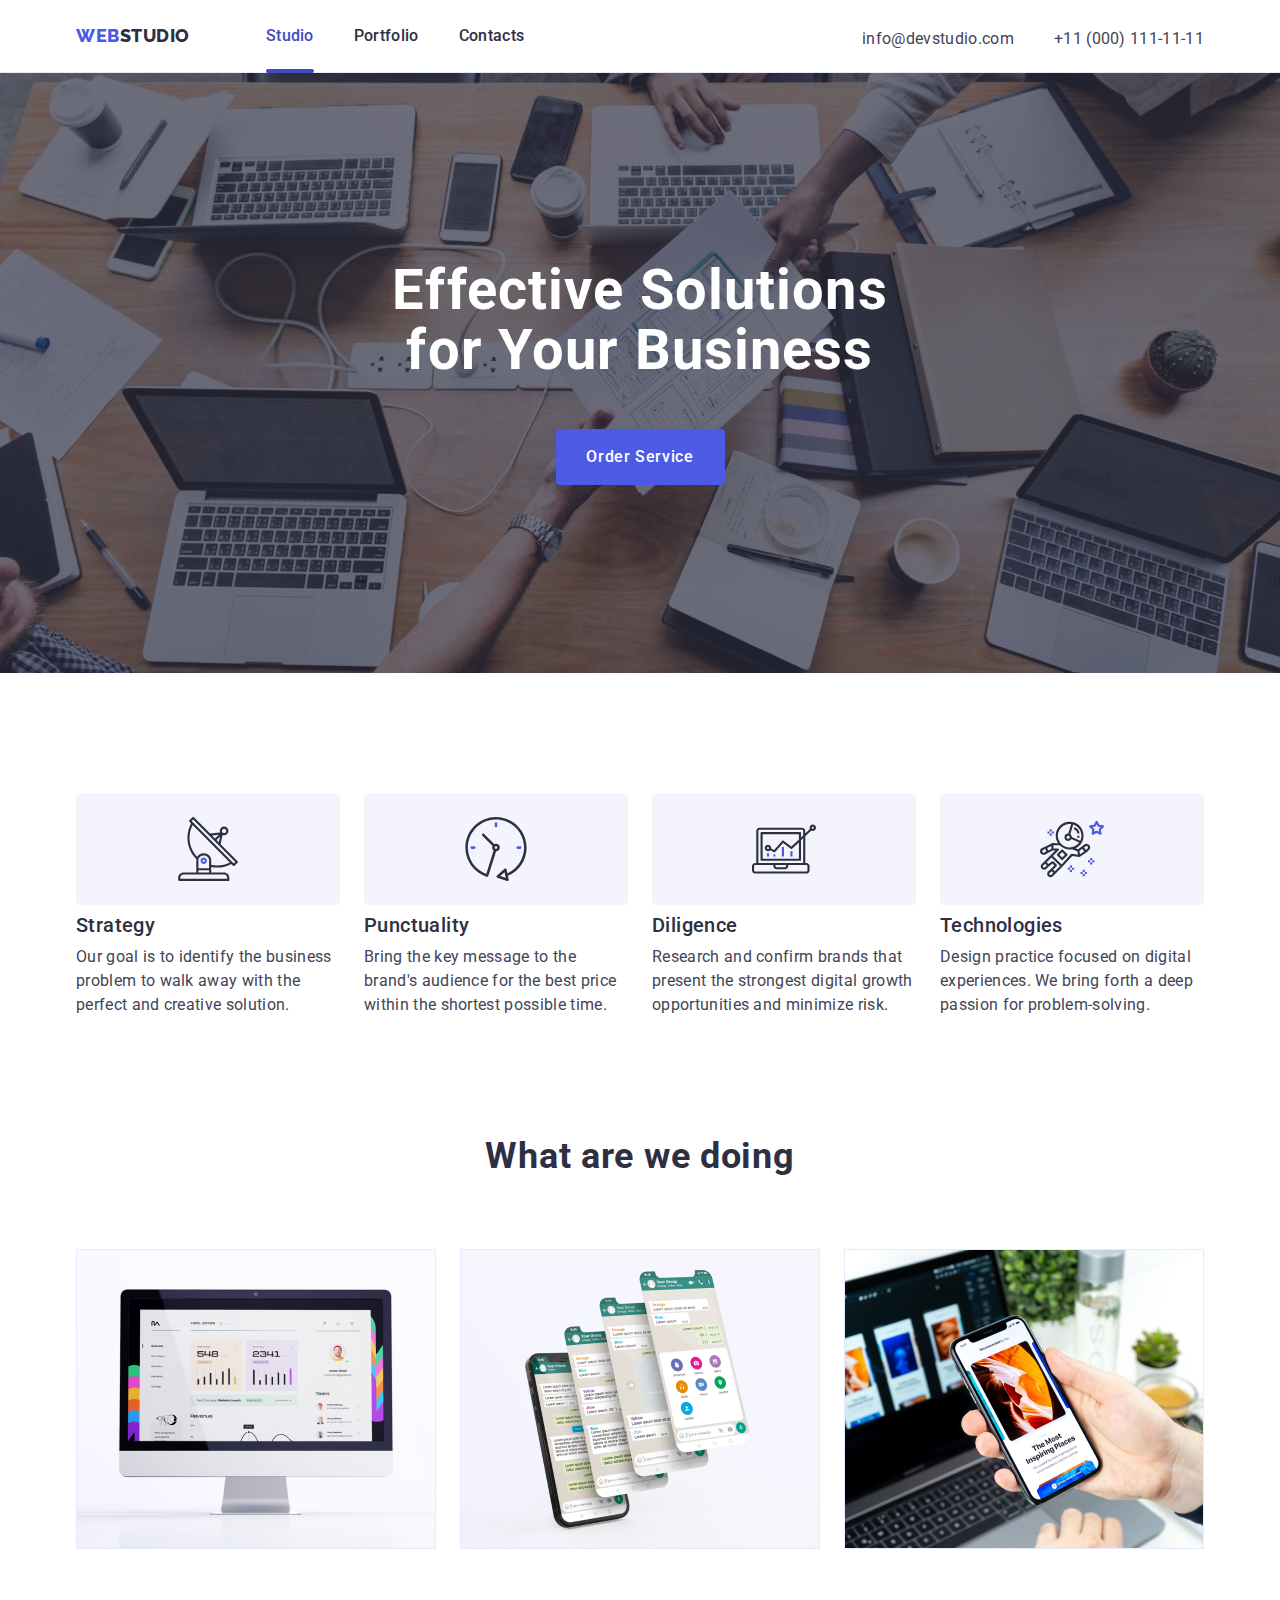
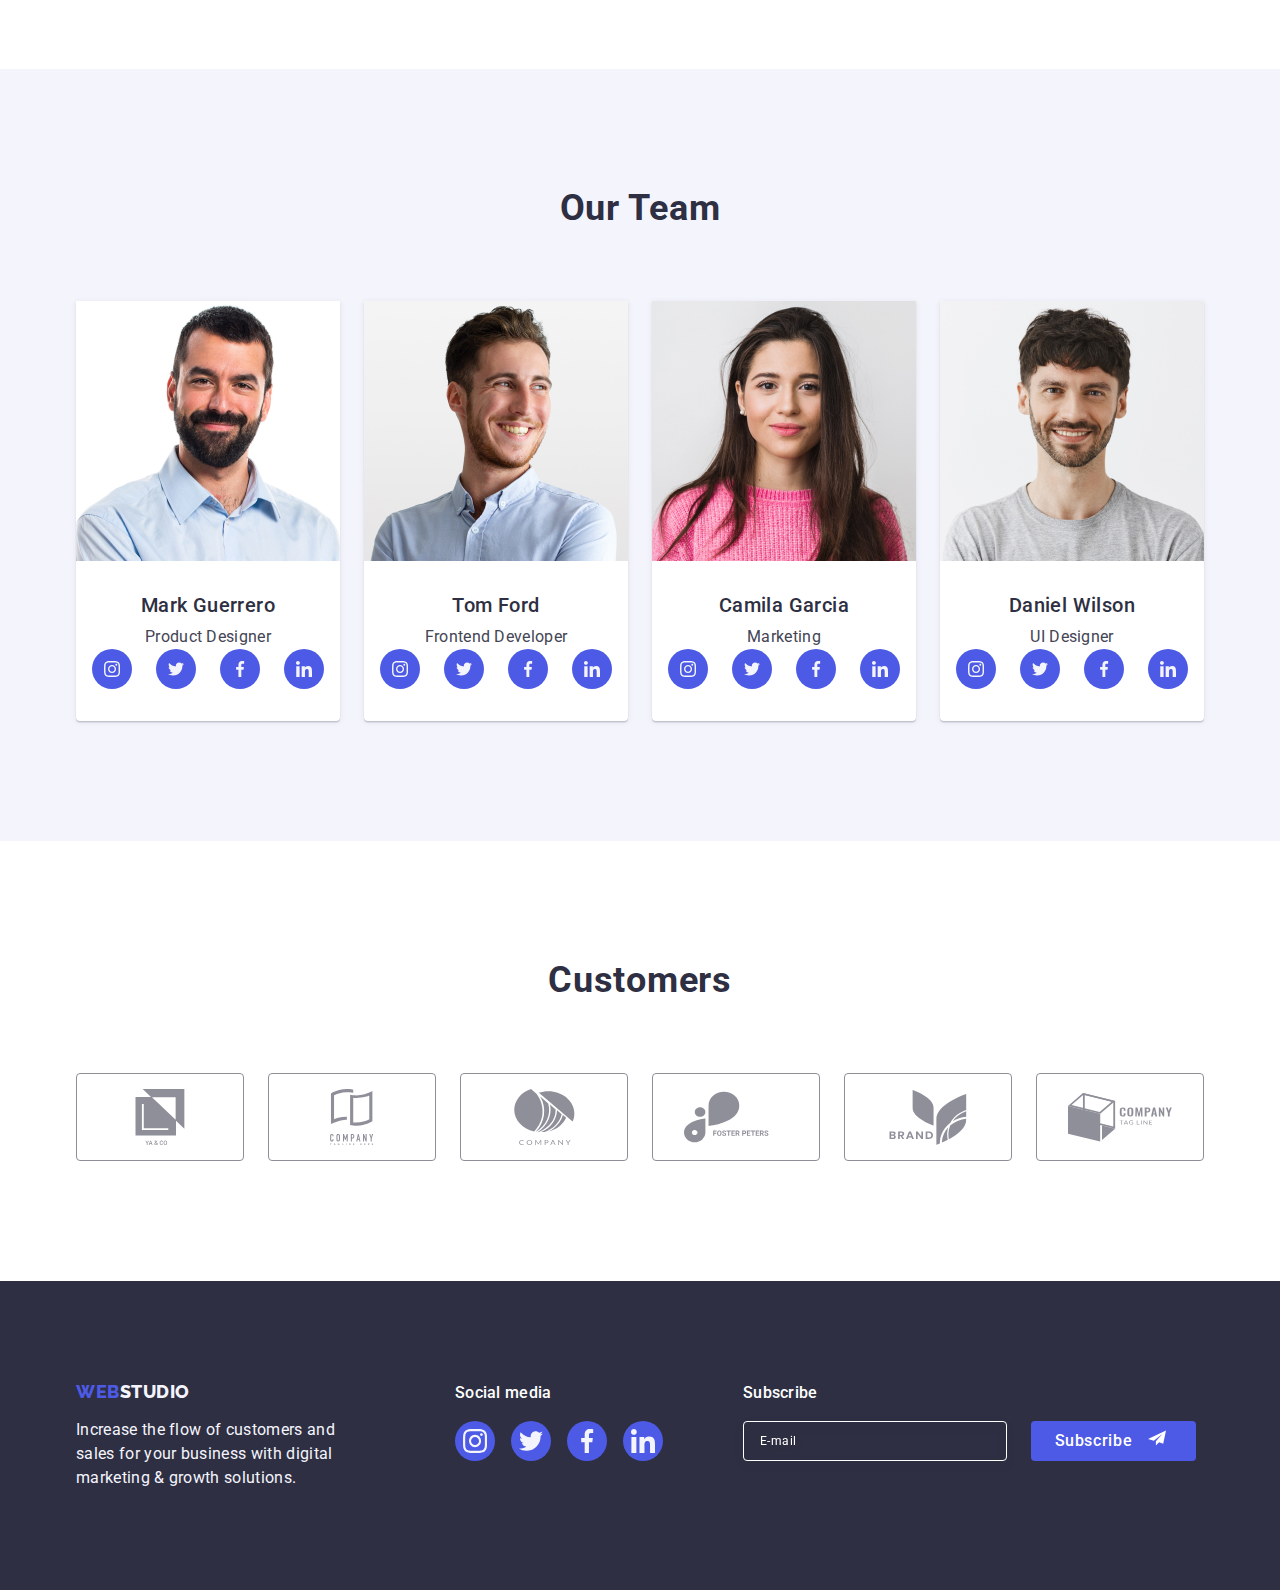
<file: index.html>
<!DOCTYPE html>
<html lang="en">
  <head>
    <meta charset="UTF-8" />
    <meta http-equiv="X-UA-Compatible" content="IE=edge" />
    <meta name="viewport" content="width=device-width, initial-scale=1.0" />
    <title>Portfolio</title>
    <link rel="preconnect" href="https://fonts.googleapis.com" />
    <link rel="preconnect" href="https://fonts.gstatic.com" crossorigin />
    <link
      href="https://fonts.googleapis.com/css2?family=Raleway:wght@800&family=Roboto:wght@400;500;700&display=swap"
      rel="stylesheet"
    />
    <link
      rel="stylesheet"
      href="https://cdnjs.cloudflare.com/ajax/libs/modern-normalize/2.0.0/modern-normalize.min.css"
    />
    <link rel="stylesheet" href="./css/styles.css" />
  </head>
  <body class="body">
    <header class="page-header">
      <div class="container page-header-container">
        <nav class="page-nav">
          <a class="logo link" href="./index.html"
            >Web<span class="logo-ligh">Studio</span>
          </a>
          <ul class="menu list">
            <li>
              <a class="menu-link link active" href="./index.html">Studio</a>
            </li>
            <li>
              <a class="menu-link link" href="./portfolio.html">Portfolio</a>
            </li>
            <li>
              <a class="menu-link link" href="">Contacts</a>
            </li>
          </ul>
        </nav>
        <address class="contacts">
          <ul class="page-contact list">
            <li>
              <a class="contact-mt link" href="mailto:info@devstudio.com"
                >info@devstudio.com</a
              >
            </li>
            <li>
              <a class="contact-mt link" href="tel:+110001111111"
                >+11 (000) 111-11-11</a
              >
            </li>
          </ul>
        </address>
      </div>
    </header>
    <main>
      <section class="designation">
        <div class="container">
          <h1 class="designation-title">
            Effective Solutions for Your Business
          </h1>
          <button class="order-btn" type="button" data-modal-open>
            Order Service
          </button>
        </div>
      </section>

      <section class="advantage">
        <div class="container">
          <h2 class="visually-hidden">Why Choose Us</h2>
          <ul class="advantage-list list">
            <li class="adv-qual">
              <div class="advantages-icon-wrap">
                <svg class="advantage-svg" width="64" height="64">
                  <use href="./images/icons.svg#icon-antenna-1"></use>
                </svg>
              </div>
              <h3 class="title-adv">Strategy</h3>
              <p class="defin-adv">
                Our goal is to identify the business problem to walk away with
                the perfect and creative solution.
              </p>
            </li>
            <li class="adv-qual">
              <div class="advantages-icon-wrap">
                <svg class="advantage-svg" width="64" height="64">
                  <use href="./images/icons.svg#icon-clock-1"></use>
                </svg>
              </div>
              <h3 class="title-adv">Punctuality</h3>
              <p class="defin-adv">
                Bring the key message to the brand's audience for the best price
                within the shortest possible time.
              </p>
            </li>
            <li class="adv-qual">
              <div class="advantages-icon-wrap">
                <svg class="advantage-svg" width="64" height="64">
                  <use href="./images/icons.svg#icon-diagram-1"></use>
                </svg>
              </div>
              <h3 class="title-adv">Diligence</h3>
              <p class="defin-adv">
                Research and confirm brands that present the strongest digital
                growth opportunities and minimize risk.
              </p>
            </li>
            <li class="adv-qual">
              <div class="advantages-icon-wrap">
                <svg class="advantage-svg" width="64" height="64">
                  <use href="./images/icons.svg#icon-astronaut-1"></use>
                </svg>
              </div>
              <h3 class="title-adv">Technologies</h3>
              <p class="defin-adv">
                Design practice focused on digital experiences. We bring forth a
                deep passion for problem-solving.
              </p>
            </li>
          </ul>
        </div>
      </section>

      <section class="ourwork">
        <div class="container">
          <h2 class="ourwork-title title-posit">What are we doing</h2>
          <ul class="ourwork-list list">
            <li class="ourwork-art">
              <img src="./images/comp.jpg" alt="computer" width="360" />
            </li>
            <li class="ourwork-art">
              <img src="./images/screens.jpg" alt="screens" width="360" />
            </li>
            <li class="ourwork-art">
              <img src="./images/mobile.jpg" alt="mobile-phote" width="360" />
            </li>
          </ul>
        </div>
      </section>

      <section class="employ">
        <div class="container">
          <h2 class="employ-title title-posit">Our Team</h2>
          <ul class="employ-list list">
            <li class="employ-item">
              <img src="./images/mark.jpg" alt="Mark Guerrero" width="264" />
              <div class="empl-card">
                <h3 class="empl card-title-posit">Mark Guerrero</h3>
                <p class="empl-prof">Product Designer</p>
                <ul class="team-social-list list">
                  <li>
                    <a
                      href="https://www.instagram.com/"
                      target="_blank"
                      class="link team-social-link"
                    >
                      <svg class="team-icon" width="16" height="16">
                        <use href="./images/icons.svg#icon-instagram-2"></use>
                      </svg>
                    </a>
                  </li>
                  <li>
                    <a
                      href="https://twitter.com/"
                      target="_blank"
                      class="link team-social-link"
                    >
                      <svg class="team-icon" width="16" height="16">
                        <use href="./images/icons.svg#icon-twitter-1"></use>
                      </svg>
                    </a>
                  </li>
                  <li>
                    <a
                      href="https://www.facebook.com/"
                      target="_blank"
                      class="link team-social-link"
                    >
                      <svg class="team-icon" width="16" height="16">
                        <use href="./images/icons.svg#icon-facebook-1"></use>
                      </svg>
                    </a>
                  </li>
                  <li>
                    <a
                      href="https://www.linkedin.com//"
                      target="_blank"
                      class="link team-social-link"
                    >
                      <svg class="team-icon" width="16" height="16">
                        <use href="./images/icons.svg#icon-linkedin-1"></use>
                      </svg>
                    </a>
                  </li>
                </ul>
              </div>
            </li>

            <li class="employ-item">
              <img src="./images/tom.jpg" alt="Tom Ford" width="264" />
              <div class="empl-card">
                <h3 class="empl card-title-posit">Tom Ford</h3>
                <p class="empl-prof">Frontend Developer</p>
                <ul class="team-social-list list">
                  <li>
                    <a
                      href="https://www.instagram.com/"
                      target="_blank"
                      class="link team-social-link"
                    >
                      <svg class="team-icon" width="16" height="16">
                        <use href="./images/icons.svg#icon-instagram-2"></use>
                      </svg>
                    </a>
                  </li>
                  <li>
                    <a
                      href="https://twitter.com/"
                      target="_blank"
                      class="link team-social-link"
                    >
                      <svg class="team-icon" width="16" height="16">
                        <use href="./images/icons.svg#icon-twitter-1"></use>
                      </svg>
                    </a>
                  </li>
                  <li>
                    <a
                      href="https://www.facebook.com/"
                      target="_blank"
                      class="link team-social-link"
                    >
                      <svg class="team-icon" width="16" height="16">
                        <use href="./images/icons.svg#icon-facebook-1"></use>
                      </svg>
                    </a>
                  </li>
                  <li>
                    <a
                      href="https://www.linkedin.com//"
                      target="_blank"
                      class="link team-social-link"
                    >
                      <svg class="team-icon" width="16" height="16">
                        <use href="./images/icons.svg#icon-linkedin-1"></use>
                      </svg>
                    </a>
                  </li>
                </ul>
              </div>
            </li>

            <li class="employ-item">
              <img src="./images/camila.jpg" alt="Camila Garcia" width="264" />
              <div class="empl-card">
                <h3 class="empl card-title-posit">Camila Garcia</h3>
                <p class="empl-prof">Marketing</p>
                <ul class="team-social-list list">
                  <li>
                    <a
                      href="https://www.instagram.com/"
                      target="_blank"
                      class="link team-social-link"
                    >
                      <svg class="team-icon" width="16" height="16">
                        <use href="./images/icons.svg#icon-instagram-2"></use>
                      </svg>
                    </a>
                  </li>
                  <li>
                    <a
                      href="https://twitter.com/"
                      target="_blank"
                      class="link team-social-link"
                    >
                      <svg class="team-icon" width="16" height="16">
                        <use href="./images/icons.svg#icon-twitter-1"></use>
                      </svg>
                    </a>
                  </li>
                  <li>
                    <a
                      href="https://www.facebook.com/"
                      target="_blank"
                      class="link team-social-link"
                    >
                      <svg class="team-icon" width="16" height="16">
                        <use href="./images/icons.svg#icon-facebook-1"></use>
                      </svg>
                    </a>
                  </li>
                  <li>
                    <a
                      href="https://www.linkedin.com//"
                      target="_blank"
                      class="link team-social-link"
                    >
                      <svg class="team-icon" width="16" height="16">
                        <use href="./images/icons.svg#icon-linkedin-1"></use>
                      </svg>
                    </a>
                  </li>
                </ul>
              </div>
            </li>
            <li class="employ-item">
              <img src="./images/daniel.jpg" alt="Daniel Wilson" width="264" />
              <div class="empl-card">
                <h3 class="empl card-title-posit">Daniel Wilson</h3>
                <p class="empl-prof">UI Designer</p>
                <ul class="team-social-list list">
                  <li>
                    <a
                      href="https://www.instagram.com/"
                      target="_blank"
                      class="link team-social-link"
                    >
                      <svg class="team-icon" width="16" height="16">
                        <use href="./images/icons.svg#icon-instagram-2"></use>
                      </svg>
                    </a>
                  </li>
                  <li>
                    <a
                      href="https://twitter.com/"
                      target="_blank"
                      class="link team-social-link"
                    >
                      <svg class="team-icon" width="16" height="16">
                        <use href="./images/icons.svg#icon-twitter-1"></use>
                      </svg>
                    </a>
                  </li>
                  <li>
                    <a
                      href="https://www.facebook.com/"
                      target="_blank"
                      class="link team-social-link"
                    >
                      <svg class="team-icon" width="16" height="16">
                        <use href="./images/icons.svg#icon-facebook-1"></use>
                      </svg>
                    </a>
                  </li>
                  <li>
                    <a
                      href="https://www.linkedin.com//"
                      target="_blank"
                      class="link team-social-link"
                    >
                      <svg class="team-icon" width="16" height="16">
                        <use href="./images/icons.svg#icon-linkedin-1"></use>
                      </svg>
                    </a>
                  </li>
                </ul>
              </div>
            </li>
          </ul>
        </div>
      </section>
      <section class="customers">
        <div class="container">
          <h2 class="customers-title">Customers</h2>
          <ul class="list customers-list">
            <li class="customers-list-item">
              <a href="#" class="customers-link">
                <svg class="customers-icon" width="104" height="56">
                  <use href="./images/icons.svg#icon-group"></use>
                </svg>
              </a>
            </li>
            <li class="customers-list-item">
              <a href="#" class="customers-link">
                <svg class="customers-icon" width="104" height="56">
                  <use href="./images/icons.svg#icon-group-1"></use>
                </svg>
              </a>
            </li>
            <li class="customers-list-item">
              <a href="#" class="customers-link">
                <svg class="customers-icon" width="104" height="56">
                  <use href="./images/icons.svg#icon-group-2"></use>
                </svg>
              </a>
            </li>
            <li class="customers-list-item">
              <a href="#" class="customers-link">
                <svg class="customers-icon" width="104" height="56">
                  <use href="./images/icons.svg#icon-group-3"></use>
                </svg>
              </a>
            </li>
            <li class="customers-list-item">
              <a href="#" class="customers-link">
                <svg class="customers-icon" width="104" height="56">
                  <use href="./images/icons.svg#icon-group-4"></use>
                </svg>
              </a>
            </li>
            <li class="customers-list-item">
              <a href="#" class="customers-link">
                <svg class="customers-icon" width="104" height="56">
                  <use href="./images/icons.svg#icon-group-5"></use>
                </svg>
              </a>
            </li>
          </ul>
        </div>
      </section>
    </main>
    <footer class="footer">
      <div class="container page-footer-container">
        <div class="footer-link-wrap">
          <a class="logo link logo-footer" href="./index.html"
            >Web<span class="logo-dark">Studio</span>
          </a>
          <p class="footer-txt">
            Increase the flow of customers and <br />
            sales for your business with digital <br />
            marketing & growth solutions.
          </p>
        </div>
        <div>
          <p class="footer-social-title">Social media</p>
          <ul class="footer-social-list list">
            <li>
              <a
                href="https://www.instagram.com/"
                target="_blank"
                class="link footer-social-link"
              >
                <svg class="team-icon" width="24" height="24">
                  <use href="./images/icons.svg#icon-instagram-2"></use>
                </svg>
              </a>
            </li>
            <li>
              <a
                href="https://twitter.com/"
                target="_blank"
                class="link footer-social-link"
              >
                <svg class="team-icon" width="24" height="24">
                  <use href="./images/icons.svg#icon-twitter-1"></use>
                </svg>
              </a>
            </li>
            <li>
              <a
                href="https://www.facebook.com/"
                target="_blank"
                class="link footer-social-link"
              >
                <svg class="team-icon" width="24" height="24">
                  <use href="./images/icons.svg#icon-facebook-1"></use>
                </svg>
              </a>
            </li>
            <li>
              <a
                href="https://www.linkedin.com//"
                target="_blank"
                class="link footer-social-link"
              >
                <svg class="team-icon" width="24" height="24">
                  <use href="./images/icons.svg#icon-linkedin-1"></use>
                </svg>
              </a>
            </li>
          </ul>
        </div>
        <div class="last-footer-column">
          <p class="media-footer">Subscribe</p>
          <form class="form">
            <label class="label">
              <input
                class="footer-input"
                type="email"
                name="email"
                placeholder="E-mail"
              />
            </label>
            <button class="footer-button" type="submit">
              Subscribe
              <svg width="24" height="24" class="button-icon">
                <use href="./images/icons (1).svg#paper-plane"></use>
              </svg>
            </button>
          </form>
        </div>
      </div>
    </footer>
    <div class="backdrop is-hidden" data-modal>
      <div class="modal">
        <button type="button" class="modal-buttom" data-modal-close>
          <svg class="backdrop-icon" width="8" height="8">
            <use href="./images/icons.svg#icon-close-black-18dp-2-1"></use>
          </svg>
        </button>
        <p class="modal-title">Leave your contacts and we will call you back</p>
        <form>
          <div class="form-group">
            <label for="user-name" class="modal-subtitle">Name</label>
            <div class="input">
              <input
                class="modal-input"
                id="user-name"
                name="user-name"
                type="text"
                autofocus
              />
              <svg class="input-icon" width="18" height="24">
                <use href="./images/icons (1).svg#icon-person"></use>
              </svg>
            </div>
          </div>
          <div class="form-group">
            <label for="phone-number" class="modal-subtitle">Phone</label>
            <div class="input">
              <input
                class="modal-input"
                id="phone-number"
                name="phone-number"
                type="tel"
              />
              <svg class="input-icon" width="18" height="24">
                <use href="./images/icons (1).svg#icon-phone"></use>
              </svg>
            </div>
          </div>
          <div class="form-group">
            <label for="email" class="modal-subtitle">Email</label>
            <div class="input">
              <input class="modal-input" id="email" name="email" type="email" />
              <svg class="input-icon" width="18" height="24">
                <use href="./images/icons (1).svg#icon-email"></use>
              </svg>
            </div>
          </div>
          <div class="form-comment">
            <label for="user-comment" class="modal-subtitle">Comment</label>
            <textarea
              class="modal-input comment"
              id="user-comment"
              name="user-comment"
              placeholder="Text input"
            ></textarea>
          </div>
          <div class="checkbox-form">
            <input
              class="visually-hidden"
              id="user-privacy"
              type="checkbox"
              value="true"
              name="user-privacy"
            />
            <label for="user-privacy" class="modal-subtitle">
              <span class="privacy">
                <svg width="10" height="8" class="check-mark">
                  <use href="./images/icons (1).svg#check-mark"></use>
                </svg>
              </span>
              I accept the terms and conditions of the
              <a class="link-privacy" href="">Privacy Policy</a>
            </label>
          </div>
          <button type="submit" class="modal-button">Send</button>
        </form>
      </div>
    </div>
    <script src="./js/modal.js"></script>
  </body>
</html>
</file>
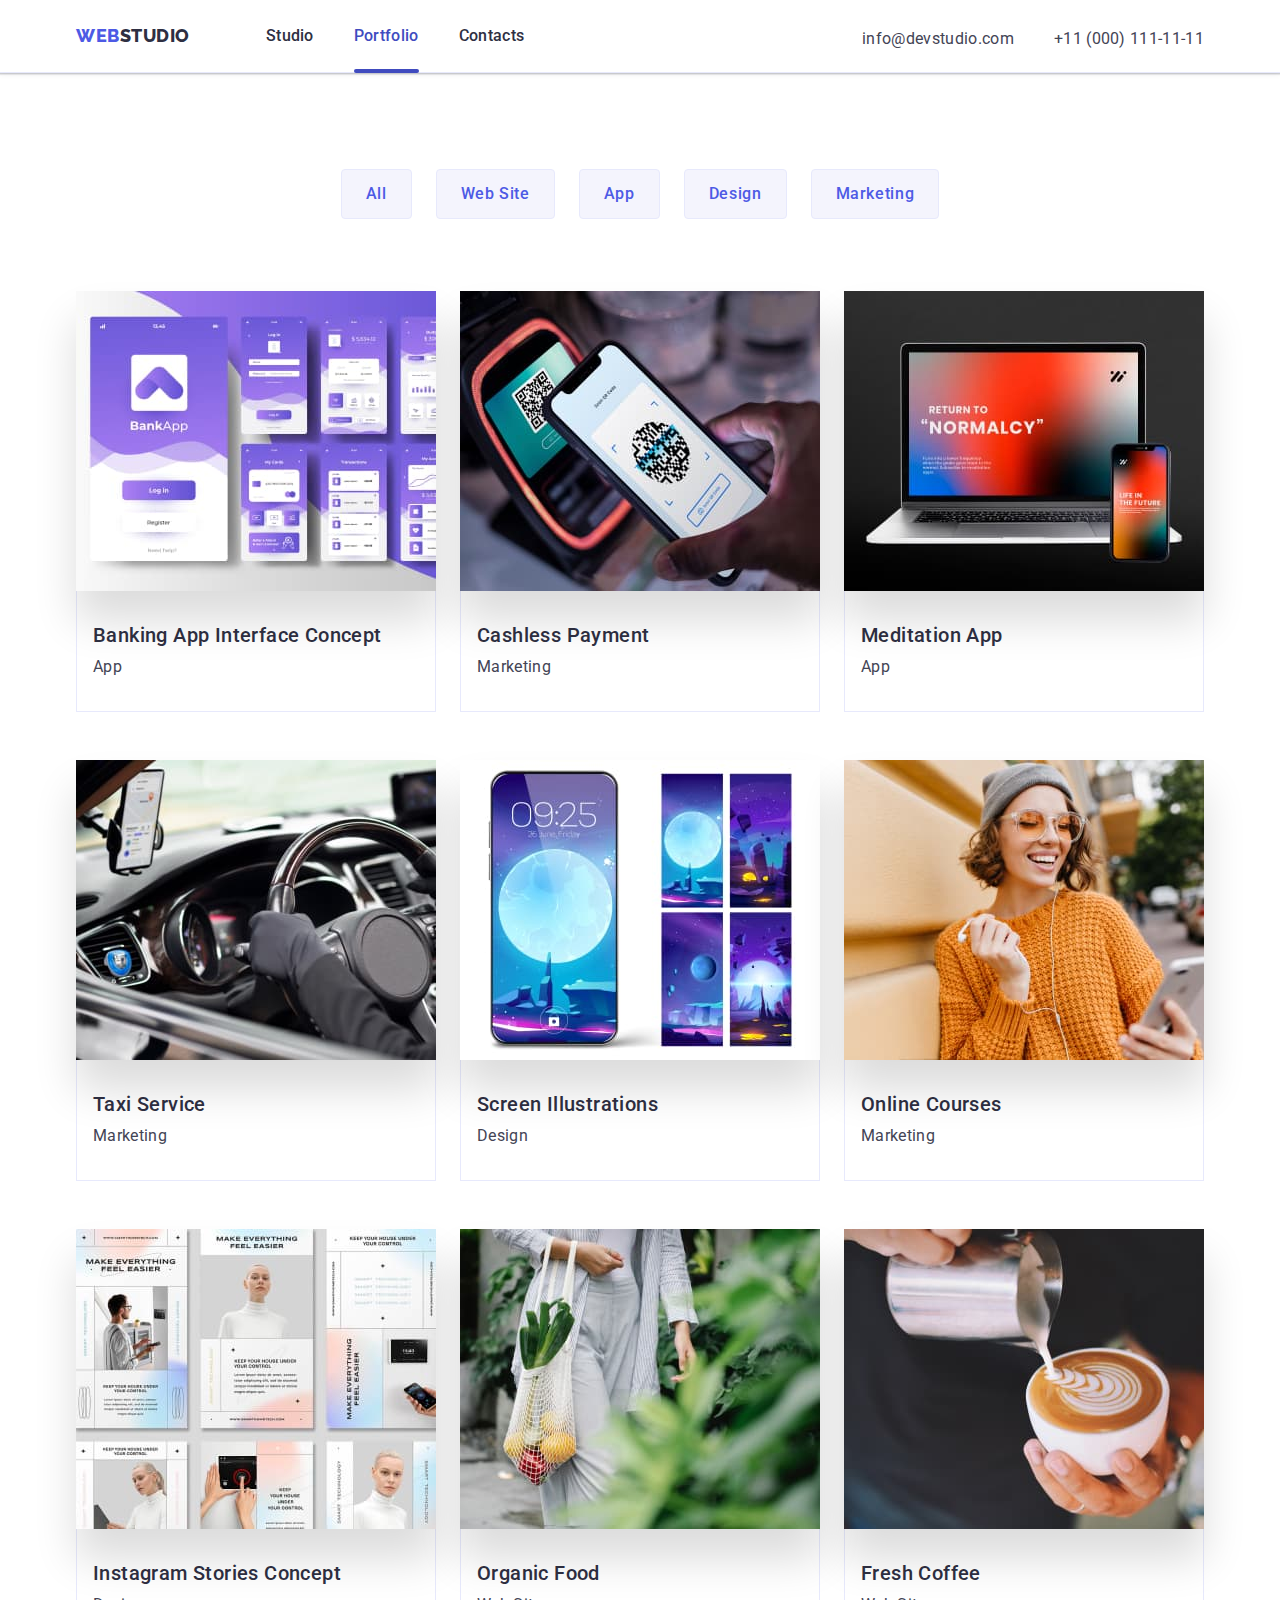
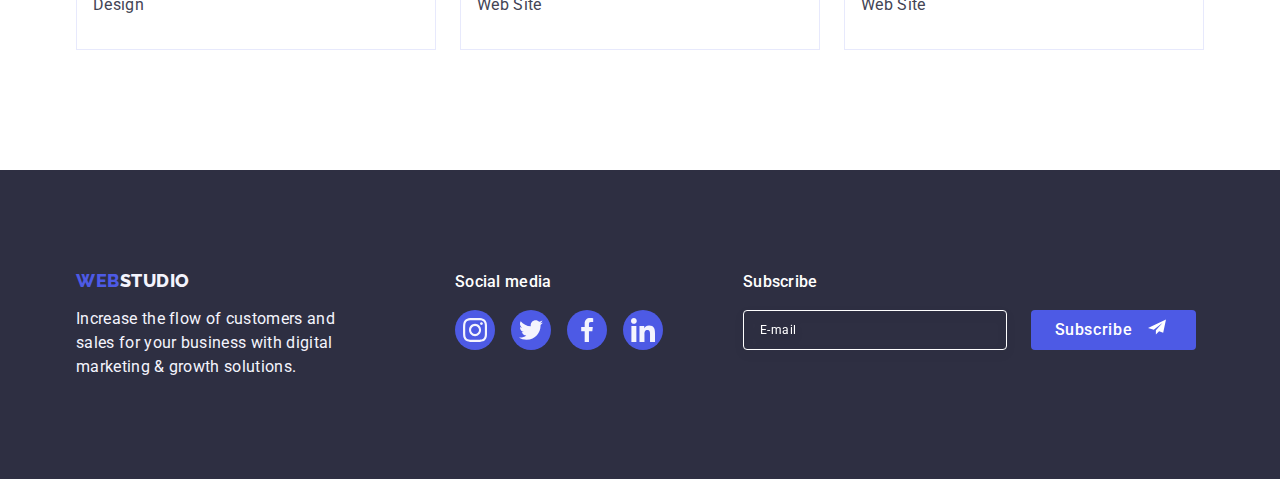
<file: portfolio.html>
<!DOCTYPE html>
<html lang="en">
  <head>
    <meta charset="UTF-8" />
    <meta http-equiv="X-UA-Compatible" content="IE=edge" />
    <meta name="viewport" content="width=device-width, initial-scale=1.0" />
    <title>Portfolio</title>
    <link rel="preconnect" href="https://fonts.googleapis.com" />
    <link rel="preconnect" href="https://fonts.gstatic.com" crossorigin />
    <link
      href="https://fonts.googleapis.com/css2?family=Raleway:wght@800&family=Roboto:wght@400;500;700&display=swap"
      rel="stylesheet"
    />
    <link
      rel="stylesheet"
      href="https://cdnjs.cloudflare.com/ajax/libs/modern-normalize/2.0.0/modern-normalize.min.css"
    />
    <link rel="stylesheet" href="./css/styles.css" />
  </head>
  <body class="body">
    <header class="page-header">
      <div class="container page-header-container">
        <nav class="page-nav">
          <a class="logo link" href="./index.html"
            >Web<span class="logo-ligh">Studio</span>
          </a>
          <ul class="menu list">
            <li>
              <a class="menu-link link" href="./index.html">Studio</a>
            </li>
            <li>
              <a class="menu-link link active" href="./portfolio.html"
                >Portfolio</a
              >
            </li>
            <li>
              <a class="menu-link link" href="">Contacts</a>
            </li>
          </ul>
        </nav>
        <address class="contacts">
          <ul class="page-contact list">
            <li>
              <a class="contact-mt link" href="mailto:info@devstudio.com"
                >info@devstudio.com</a
              >
            </li>
            <li>
              <a class="contact-mt link" href="tel:+110001111111"
                >+11 (000) 111-11-11</a
              >
            </li>
          </ul>
        </address>
      </div>
    </header>
    <main>
      <section class="fold">
        <div class="container">
          <h1 class="visually-hidden">Portfolio</h1>
          <ul class="btn-list list">
            <li><button type="button" class="guide-btn link">All</button></li>
            <li>
              <button type="button" class="guide-btn link">Web Site</button>
            </li>
            <li><button type="button" class="guide-btn link">App</button></li>
            <li>
              <button type="button" class="guide-btn link">Design</button>
            </li>
            <li>
              <button type="button" class="guide-btn link">Marketing</button>
            </li>
          </ul>

          <ul class="all-cont list link">
            <li class="all-cont-posit">
              <a class="link portfolio-list-link" href="">
                <div class="portfolio-img">
                  <img
                    src="./images/banking.jpg"
                    width="360"
                    alt="menu-concept"
                  />
                  <p class="portfolio-img-overlay">
                    14 Stylish and User-Friendly App Design Concepts · Task
                    Manager App · Calorie Tracker App · Exotic Fruit Ecommerce
                    App · Cloud Storage App
                  </p>
                </div>
                <div class="frame">
                  <h2 class="card-title-posit specification">
                    Banking App Interface Concept
                  </h2>
                  <p class="specification-p">App</p>
                </div>
              </a>
            </li>
            <li class="all-cont-posit">
              <a class="link portfolio-list-link" href="">
                <div class="portfolio-img">
                  <img
                    src="./images/app.jpg"
                    width="360"
                    alt="qr-code-smartphone"
                  />
                  <p class="portfolio-img-overlay">
                    14 Stylish and User-Friendly App Design Concepts · Task
                    Manager App · Calorie Tracker App · Exotic Fruit Ecommerce
                    App · Cloud Storage App
                  </p>
                </div>
                <div class="frame">
                  <h2 class="card-title-posit specification">
                    Cashless Payment
                  </h2>
                  <p class="specification-p">Marketing</p>
                </div></a
              >
            </li>
            <li class="all-cont-posit">
              <a class="link portfolio-list-link" href="">
                <div class="portfolio-img">
                  <img
                    src="./images/compapp.jpg"
                    width="360"
                    alt="smartphone-and-notebook"
                  />
                  <p class="portfolio-img-overlay">
                    14 Stylish and User-Friendly App Design Concepts · Task
                    Manager App · Calorie Tracker App · Exotic Fruit Ecommerce
                    App · Cloud Storage App
                  </p>
                </div>
                <div class="frame">
                  <h2 class="card-title-posit specification">Meditation App</h2>
                  <p class="specification-p">App</p>
                </div></a
              >
            </li>
            <li class="all-cont-posit">
              <a class="link portfolio-list-link" href="">
                <div class="portfolio-img">
                  <img
                    src="./images/driverapp.jpg"
                    width="360"
                    alt="car-interior"
                  />
                  <p class="portfolio-img-overlay">
                    14 Stylish and User-Friendly App Design Concepts · Task
                    Manager App · Calorie Tracker App · Exotic Fruit Ecommerce
                    App · Cloud Storage App
                  </p>
                </div>
                <div class="frame">
                  <h2 class="card-title-posit specification">Taxi Service</h2>
                  <p class="specification-p">Marketing</p>
                </div></a
              >
            </li>
            <li class="all-cont-posit">
              <a class="link portfolio-list-link" href="">
                <div class="portfolio-img">
                  <img
                    src="./images/apptheme.jpg"
                    width="360"
                    alt="smartphone-moon"
                  />
                  <p class="portfolio-img-overlay">
                    14 Stylish and User-Friendly App Design Concepts · Task
                    Manager App · Calorie Tracker App · Exotic Fruit Ecommerce
                    App · Cloud Storage App
                  </p>
                </div>
                <div class="frame">
                  <h2 class="card-title-posit specification">
                    Screen Illustrations
                  </h2>
                  <p class="specification-p">Design</p>
                </div></a
              >
            </li>
            <li class="all-cont-posit">
              <a class="link portfolio-list-link" href="">
                <div class="portfolio-img">
                  <img src="./images/onlinemusic.jpg" width="360" alt="girl" />
                  <p class="portfolio-img-overlay">
                    14 Stylish and User-Friendly App Design Concepts · Task
                    Manager App · Calorie Tracker App · Exotic Fruit Ecommerce
                    App · Cloud Storage App
                  </p>
                </div>
                <div class="frame">
                  <h2 class="card-title-posit specification">Online Courses</h2>
                  <p class="specification-p">Marketing</p>
                </div></a
              >
            </li>
            <li class="all-cont-posit">
              <a class="link portfolio-list-link" href="">
                <div class="portfolio-img">
                  <img
                    src="./images/instastor.jpg"
                    width="360"
                    alt="photo-woman"
                  />
                  <p class="portfolio-img-overlay">
                    14 Stylish and User-Friendly App Design Concepts · Task
                    Manager App · Calorie Tracker App · Exotic Fruit Ecommerce
                    App · Cloud Storage App
                  </p>
                </div>
                <div class="frame">
                  <h2 class="card-title-posit specification">
                    Instagram Stories Concept
                  </h2>
                  <p class="specification-p">Design</p>
                </div></a
              >
            </li>
            <li class="all-cont-posit">
              <a class="link portfolio-list-link" href="">
                <div class="portfolio-img">
                  <img
                    src="./images/organikfood.jpg"
                    width="360"
                    alt="wegetable-in-bag"
                  />
                  <p class="portfolio-img-overlay">
                    14 Stylish and User-Friendly App Design Concepts · Task
                    Manager App · Calorie Tracker App · Exotic Fruit Ecommerce
                    App · Cloud Storage App
                  </p>
                </div>
                <div class="frame">
                  <h2 class="card-title-posit specification">Organic Food</h2>
                  <p class="specification-p">Web Site</p>
                </div></a
              >
            </li>
            <li class="all-cont-posit">
              <a class="link portfolio-list-link" href="">
                <div class="portfolio-img">
                  <img src="./images/coffee.jpg" width="360" alt="cofe-late" />
                  <p class="portfolio-img-overlay">
                    14 Stylish and User-Friendly App Design Concepts · Task
                    Manager App · Calorie Tracker App · Exotic Fruit Ecommerce
                    App · Cloud Storage App
                  </p>
                </div>
                <div class="frame">
                  <h2 class="card-title-posit specification">Fresh Coffee</h2>
                  <p class="specification-p">Web Site</p>
                </div></a
              >
            </li>
          </ul>
        </div>
      </section>
    </main>
    <footer class="footer">
      <div class="container page-footer-container">
        <div class="footer-link-wrap">
          <a class="logo link logo-footer" href="./index.html"
            >Web<span class="logo-dark">Studio</span>
          </a>
          <p class="footer-txt">
            Increase the flow of customers and <br />
            sales for your business with digital <br />
            marketing & growth solutions.
          </p>
        </div>
        <div>
          <p class="footer-social-title">Social media</p>
          <ul class="footer-social-list list">
            <li>
              <a
                href="https://www.instagram.com/"
                target="_blank"
                class="link footer-social-link"
              >
                <svg class="team-icon" width="24" height="24">
                  <use href="./images/icons.svg#icon-instagram-2"></use>
                </svg>
              </a>
            </li>
            <li>
              <a
                href="https://twitter.com/"
                target="_blank"
                class="link footer-social-link"
              >
                <svg class="team-icon" width="24" height="24">
                  <use href="./images/icons.svg#icon-twitter-1"></use>
                </svg>
              </a>
            </li>
            <li>
              <a
                href="https://www.facebook.com/"
                target="_blank"
                class="link footer-social-link"
              >
                <svg class="team-icon" width="24" height="24">
                  <use href="./images/icons.svg#icon-facebook-1"></use>
                </svg>
              </a>
            </li>
            <li>
              <a
                href="https://www.linkedin.com//"
                target="_blank"
                class="link footer-social-link"
              >
                <svg class="team-icon" width="24" height="24">
                  <use href="./images/icons.svg#icon-linkedin-1"></use>
                </svg>
              </a>
            </li>
          </ul>
        </div>
        <div class="last-footer-column">
          <p class="media-footer">Subscribe</p>
          <form class="form">
            <label class="label">
              <input
                class="footer-input"
                type="email"
                name="email"
                placeholder="E-mail"
              />
            </label>
            <button class="footer-button" type="submit">
              Subscribe
              <svg width="24" height="24" class="button-icon">
                <use href="./images/icons (1).svg#paper-plane"></use>
              </svg>
            </button>
          </form>
        </div>
      </div>
    </footer>
  </body>
</html>
</file>
<file: css/styles.css>
/*!osnowa*/
:root {
  --subsid-color: #4d5ae5;
  --logo-font: "Raleway", sans-serif;
  --dark-bgr: #2e2f42;
  --ancillary-color: #2e2f42;
  --backgr-color: #ffffff;
  --log-stud-col: #f4f4fd;
  --body-color: #434455;
  --backgr-btn: #404bbf;
  --btn-clr: #e7e9fc;
  --primaryBrand: #4d5ae5;
  --subtleText: #8e8f99;
  --successColor: #31d0aa;
  --modalBg: #fcfcfc;
  --input-border-color: rgba(46, 47, 66, 0.4);
}
button {
  cursor: pointer;
}

h1,
h2,
h3,
h4,
p {
  margin-top: 0;
  margin-bottom: 0;
}
ul,
ol {
  margin-top: 0;
  margin-bottom: 0;
  margin-left: 0;
  padding: 0;
}
img {
  display: block;
}
/*!!!!!!!!!!!!!!!ГОЛОВА ХЕДЕР НАВІГАЦІЯ!!!!!!!!!!!!!!!!*/
body {
  font-family: "Roboto", sans-serif;
  background-color: var(--backgr-color);
  color: var(--body-color);
}
.page-header {
  border-bottom: 1px solid #e7e9fc;
  box-shadow: 0px 2px 1px rgba(46, 47, 66, 0.08),
    0px 1px 1px rgba(46, 47, 66, 0.16), 0px 1px 6px rgba(46, 47, 66, 0.08);
}
.container {
  width: 1158px;
  margin-left: auto;
  margin-right: auto;
  padding: 0 15px;
}
.page-header-container {
  display: flex;
  align-items: center;
  justify-content: space-between;
}
.page-nav {
  display: flex;
  align-items: center;
  height: 100%;
}
.logo {
  text-transform: uppercase;
  font-family: "Raleway", sans-serif;
  color: var(--subsid-color);
  font-weight: 800;
  font-size: 18px;
  margin-right: 76px;
  line-height: 1.17;
  letter-spacing: 0.03em;
  display: block;
}
.link {
  text-decoration: none;
}
.logo-ligh {
  color: var(--ancillary-color);
}
.list {
  list-style: none;
}
.menu {
  display: flex;
  gap: 40px;
}
.menu-link {
  display: block;
  font-family: Roboto, sans-serif;
  position: relative;
  font-weight: 500;
  font-size: 16px;
  letter-spacing: 0.02em;
  line-height: 1.5;
  padding-top: 24px;
  padding-bottom: 24px;
  transition: color 250ms cubic-bezier(0.4, 0, 0.2, 1);
  color: var(--ancillary-color);
}
.active {
  color: var(--backgr-btn);
}

.menu-link.active::after {
  content: "";
  position: absolute;
  bottom: -1px;
  left: 0;

  width: 100%;
  height: 4px;

  background-color: var(--backgr-btn);
  border-radius: 2px;
}
.menu-link:hover,
.menu-link:focus {
  color: var(--backgr-btn);
}
/*!!!!!!ГОЛОВА ХЕДЕР НАВІГАЦІЯ-КОНТАКТИ!!!!!!!!!!!!!!!!*/
.contacts {
  font-style: normal;
  align-self: flex-end;
}
.page-contact {
  display: flex;
  gap: 40px;
}
.contact-mt {
  display: block;
  padding-top: 24px;
  padding-bottom: 24px;
  font-size: 16px;
  letter-spacing: 0.02em;
  color: var(--body-color);
  transition: color 250ms cubic-bezier(0.4, 0, 0.2, 1);
}
.contact-mt:hover,
.contact-mt:focus {
  color: var(--backgr-btn);
}
/*!!!!!!!!!!ПОРТФОЛІО!!!!!!!!!!!!!!!!*/
.designation {
  padding: 188px 0;
  max-width: 1440px;
  height: 600px;
  margin: 0 auto;
  background-image: linear-gradient(
      rgba(46, 47, 66, 0.7),
      rgba(46, 47, 66, 0.7)
    ),
    url(../images/people-office.jpg);
  background-repeat: no-repeat;
  background-position: center;
  background-size: cover;
}

.designation-title {
  max-width: 496px;
  font-weight: 700;
  font-size: 56px;
  line-height: 1.07;
  letter-spacing: 0.02em;
  color: var(--backgr-color);
  text-align: center;
  margin-left: auto;
  margin-right: auto;
  margin-bottom: 48px;
}
.order-btn {
  display: block;
  margin: 0 auto;
  min-width: 169px;
  height: 56px;
  border: none;
  border-radius: 4px;
  font-weight: 500;
  font-size: 16px;
  line-height: 1.5;
  letter-spacing: 0.04em;
  cursor: pointer;
  transition: background-color 250ms cubic-bezier(0.4, 0, 0.2, 1);
  color: var(--backgr-color);
  background: var(--subsid-color);
}
.order-btn:hover,
.order-btn:focus {
  background-color: var(--backgr-btn);
}
.advantage {
  padding-top: 120px;
  padding-bottom: 120px;
}
.visually-hidden {
  position: absolute;
  width: 1px;
  height: 1px;
  margin: -1px;
  border: 0;
  padding: 0;
  white-space: nowrap;
  clip-path: inset(100%);
  clip: rect(0 0 0 0);
  overflow: hidden;
}
.advantage-list {
  display: flex;
  gap: 24px;
}
.adv-qual {
  justify-content: left;
  width: calc((100% - 72px) / 4);
}
.advantages-icon-wrap {
  background-color: var(--log-stud-col);
  height: 112px;
  display: flex;
  align-items: center;
  justify-content: center;
  margin-bottom: 8px;
  border-radius: 4px;
}
.advantage-svg {
  border-radius: 4px;
  width: 64px;
  height: 64px;
  flex-shrink: 0;
}
.title-adv {
  font-weight: 500;
  font-size: 20px;
  line-height: 1.2;
  letter-spacing: 0.02em;
  color: var(--ancillary-color);
  margin-bottom: 8px;
}

.defin-adv {
  font-size: 16px;
  letter-spacing: 0.02em;
  line-height: 1.5;
}
/*!!!!!!!!!!!!!!!What are we doing!!!!!!!!!!!!!!!!!*/
.ourwork {
  padding-bottom: 120px;
}
.ourwork-title {
  font-weight: 700;
  font-size: 36px;
  line-height: 1.11;
  letter-spacing: 0.02em;
  color: var(--ancillary-color);
  margin-left: auto;
  margin-right: auto;
  text-align: center;
}
.title-posit {
  margin-bottom: 72px;
}
.ourwork-list {
  display: flex;
  gap: 24px;
}
.ourwork-art {
  width: calc((100% - 48px) / 3);
}
/*!!!!!!!!!!!!!!!!!!!!!Our Team!!!!!!!!!!!!!!!!*/
.employ {
  background-color: var(--log-stud-col);
  padding-top: 120px;
  padding-bottom: 120px;
}

.employ-title {
  font-weight: 700;
  font-size: 36px;
  line-height: 1.11;
  text-align: center;
  text-transform: capitalize;
  letter-spacing: 0.02em;
  color: var(--ancillary-color);
}
.employ-list {
  display: flex;
  gap: 24px;
  background-color: var(--log-stud-col);
}
.employ-item {
  background-color: var(--backgr-color);
  box-shadow: 0px 1px 6px rgba(46, 47, 66, 0.08),
    0px 1px 1px rgba(46, 47, 66, 0.16), 0px 2px 1px rgba(46, 47, 66, 0.08);
  border-radius: 0px 0px 4px 4px;
  width: calc((100% - 48px) / 3);
}
.empl-card {
  padding: 32px 0;
}
.empl {
  font-weight: 500;
  font-size: 20px;
  line-height: 1.2;
  letter-spacing: 0.02em;
  color: var(--ancillary-color);
  text-align: center;
  margin-bottom: 8px;
}
.card-title-posit {
  margin-bottom: 8px;
}
.empl-prof {
  font-size: 16px;
  letter-spacing: 0.02em;
  line-height: 1.5;
  text-align: center;
}
.team-social-list {
  display: flex;
  justify-content: center;
  gap: 24px;
}
.team-social-link {
  width: 40px;
  height: 40px;
  border-radius: 50%;
  background-color: var(--primaryBrand);
  display: flex;
  justify-content: center;
  align-items: center;
  transition: background-color 250ms cubic-bezier(0.4, 0, 0.2, 1);
}
.team-social-link:hover,
.team-social-link:focus {
  background-color: var(--backgr-btn);
  transition: background-color 250ms cubic-bezier(0.4, 0, 0.2, 1);
}
.team-icon {
  fill: var(--log-stud-col);
}

/*!!!!!!!!!!!!Customers!!!!!!!!!!!!!*/
.customers {
  padding: 120px 0;
}
.customers-title {
  font-size: var(--dark-bgr);
  text-align: center;
  font-size: 36px;
  font-weight: 700;
  line-height: 1.11;
  letter-spacing: 0.72px;
  margin-bottom: 72px;
  text-transform: capitalize;
  color: var(--ancillary-color);
}
.customers-list {
  display: flex;
  justify-content: center;
  gap: 24px;
}
.customers-link {
  fill: var(--subtleText);
  width: 100%;
  height: 100%;
  border: 1px solid var(--subtleText);
  border-radius: 4px;
  display: flex;
  justify-content: center;
  align-items: center;
  color: var(--subtleText);
  transition: border-color 250ms cubic-bezier(0.4, 0, 0.2, 1),
    color 250ms cubic-bezier(0.4, 0, 0.2, 1);
}
.customers-link:hover,
.customers-link:focus {
  border-color: var(--backgr-btn);
  color: var(--backgr-btn);
}
.customers-list-item {
  width: calc((100% - 120px) / 6);
  height: 88px;
}
.customers-icon {
  fill: currentColor;
}

/*!!!!!!!!!!!!PORTFOLIO!!!!!!!!!!!!!!!!!!*/
.fold {
  padding-top: 96px;
  padding-bottom: 120px;
}
.btn-list {
  display: flex;
  margin-bottom: 72px;
  justify-content: center;
  gap: 24px;
}
.guide-btn {
  font-family: "Roboto", sans-serif;
  font-style: normal;
  font-weight: 500;
  font-size: 16px;
  line-height: 1.5;
  color: var(--subsid-color);
  background-color: var(--log-stud-col);
  padding: 12px 24px;
  text-align: center;
  letter-spacing: 0.04em;
  border: 1px solid var(--btn-clr);
  border-radius: 4px;
  transition: color 250ms cubic-bezier(0.4, 0, 0.2, 1),
    background-color 250ms cubic-bezier(0.4, 0, 0.2, 1),
    border-color 250ms cubic-bezier(0.4, 0, 0.2, 1),
    box-shadow 250ms cubic-bezier(0.4, 0, 0.2, 1);
}

.guide-btn:hover,
.guide-btn:focus {
  border: 1px solid transparent;
  color: var(--backgr-color);
  background-color: var(--backgr-btn);
  box-shadow: 0px 3px 1px rgba(0, 0, 0, 0.1), 0px 2px 1px rgba(0, 0, 0, 0.08),
    0px 2px 2px rgba(0, 0, 0, 0.12);
}
.all-cont {
  display: flex;
  flex-wrap: wrap;
  gap: 48px 24px;
}
.all-cont-posit {
  width: calc((100% - 48px) / 3);
}
.portfolio-list-link {
  display: block;
  transition: box-shadow 250ms cubic-bezier(0.4, 0, 0.2, 1);
}
.portfolio-list-link:hover,
.portfolio-list-link:focus {
  box-shadow: 0px 1px 6px rgba(46, 47, 66, 0.08),
    0px 1px 1px rgba(46, 47, 66, 0.16), 0px 2px 1px rgba(46, 47, 66, 0.08);
}
.portfolio-img {
  position: relative;
  width: 360px;
  height: 300px;
  margin: 0 auto;
  background-color: var(--primaryBrand);
  overflow: hidden;
  transition-property: color, background-color, border-color, box-shadow;
  transition-duration: 250ms;
  transition-timing-function: cubic-bezier(0.4, 0, 0.2, 1);
  box-shadow: 0px 30px 40px 0px rgba(0, 0, 0, 0.14);
}
.portfolio-img-overlay {
  position: absolute;
  color: var(--log-stud-col);
  padding: 40px 32px;
  font-size: 16px;
  line-height: 1.5;
  letter-spacing: 0.02em;
  background-color: var(--primaryBrand);
  top: 0;
  left: 0;
  width: 100%;
  height: 100%;
  transform: translateY(100%);
  transition: transform 250ms cubic-bezier(0.4, 0, 0.2, 1);
}
.portfolio-list-link:hover .portfolio-img-overlay,
.portfolio-list-link:focus .portfolio-img-overlay {
  transform: translateY(0);
}
.frame {
  border: 1px solid var(--btn-clr);
  border-top: none;
  padding: 32px 16px;
}
.specification {
  font-weight: 500;
  font-size: 20px;
  line-height: 1.2;
  letter-spacing: 0.02em;
  color: var(--ancillary-color);
}
.specification-p {
  letter-spacing: 0.02em;
  color: var(--body-color);
  line-height: 1.5;
}
/*!!!!!!!!!!!!!!!!!FOOTER!!!!!!!!!!!!!!!!*/
.footer {
  background: var(--dark-bgr);
  padding: 100px 0;
}
.page-footer-container {
  display: flex;
  align-items: baseline;
}
.footer-link-wrap {
  margin-right: 120px;
}
.logo-footer {
  margin-bottom: 16px;
  display: inline-block;
}

.logo-dark {
  color: var(--log-stud-col);
}
.footer-txt {
  font-weight: 400;
  font-size: 16px;
  letter-spacing: 0.02em;
  line-height: 1.5;
  color: var(--log-stud-col);
}
.footer-social-title {
  color: var(--backgr-color);
  font-style: normal;
  font-weight: 500;
  font-size: 16px;
  line-height: 1.5;
  letter-spacing: 0.02em;
  margin-bottom: 16px;
}
.footer-social-list {
  display: flex;
  justify-content: space-between;
  gap: 16px;
}
.footer-social-link {
  width: 40px;
  height: 40px;
  border-radius: 50%;
  background-color: var(--primaryBrand);
  display: flex;
  justify-content: center;
  align-items: center;
  transition: background-color 250ms cubic-bezier(0.4, 0, 0.2, 1);
}
.footer-social-link:hover,
.footer-social-link:focus {
  background-color: var(--successColor);
}
.last-footer-column {
  margin-left: 80px;
}
.media-footer {
  font-weight: 500;
  font-size: 16px;
  line-height: 1.5;
  letter-spacing: 0.02em;
  color: var(--backgr-color);
  margin-bottom: 16px;
}
.form {
  display: flex;
  gap: 24px;
}
.footer-input {
  border-radius: 4px;
  border: 1px solid var(--backgr-color);
  filter: drop-shadow(0px 4px 4px rgba(0, 0, 0, 0.15));
  padding-left: 16px;
  width: 264px;
  height: 40px;
  background-color: transparent;
  color: var(--backgr-color);
  font-size: 12px;
  line-height: 1.5;
  letter-spacing: 0.04em;
}
.footer-input::placeholder {
  color: var(--backgr-color);
}
.footer-button {
  display: flex;
  align-items: center;
  min-width: 165px;
  height: 40px;
  border: none;
  justify-content: center;
  align-items: center;
  border-radius: 4px;
  background-color: var(--primaryBrand);
  color: var(--backgr-color);

  font-size: 16px;
  line-height: 1.5;
  font-family: Roboto, sans-serif;
  font-weight: 500;
  letter-spacing: 0.04em;
  cursor: pointer;
  transition: background-color 250ms cubic-bezier(0.4, 0, 0.2, 1);
}
.footer-button:focus,
.footer-button:hover {
  outline: none;
  background-color: var(--backgr-btn);
}
.button-icon {
  margin-left: 16px;
}
/*!!!!!!!!!MODAL!!!!!!!!!!!!!!!*/
.backdrop {
  position: fixed;
  background-color: rgba(46, 47, 66, 0.4);
  width: 100%;
  height: 100%;
  left: 0;
  top: 0;
  display: flex;
  justify-content: center;
  transition: opacity 250ms cubic-bezier(0.4, 0, 0.2, 1),
    visibility 250ms cubic-bezier(0.4, 0, 0.2, 1);
}
.is-hidden {
  visibility: hidden;
  opacity: 0;
  pointer-events: none;
}
.modal {
  position: absolute;
  padding: 72px 24px 24px 24px;
  top: 50%;
  left: 50%;
  transform: translate(-50%, -50%) scale(1);
  width: 408px;
  min-height: 584px;
  background: var(--modalBg);
  box-shadow: 0px 1px 1px rgba(0, 0, 0, 0.14), 0px 1px 3px rgba(0, 0, 0, 0.12),
    0px 2px 1px rgba(0, 0, 0, 0.2);
  border-radius: 4px;
  transition: transform 250ms cubic-bezier(0.4, 0, 0.2, 1);
}
.modal-buttom {
  position: absolute;
  top: 24px;
  right: 24px;
  width: 24px;
  height: 24px;
  display: flex;
  align-items: center;
  justify-content: center;
  background-color: var(--btn-clr);
  border: 1px solid rgba(0, 0, 0, 0.1);
  padding: 0;
  border-radius: 50%;
  cursor: pointer;
  transition: background-color 250ms cubic-bezier(0.4, 0, 0.2, 1),
    border 250ms cubic-bezier(0.4, 0, 0.2, 1);
}

.modal-buttom:hover .backdrop-icon,
.modal-buttom:focus .backdrop-icon {
  border: none;
  fill: var(--backgr-color);
}
.modal-buttom:hover,
.modal-buttom:focus {
  border: none;
  background-color: var(--backgr-btn);
}
.backdrop-icon {
  fill: var(--ancillary-color);
  transition: fill 250ms cubic-bezier(0.4, 0, 0.2, 1);
}
.modal-title {
  margin-bottom: 16px;
  color: var(--ancillary-color);
  text-align: center;
  font-size: 16px;
  font-weight: 500;
  line-height: 1.5;
  letter-spacing: 0.02em;
}
.form-group {
  margin-bottom: 8px;
}
.modal-subtitle {
  display: block;
  color: var(--subtleText);
  font-size: 12px;
  line-height: 1.17;
  letter-spacing: 0.04em;
  margin-bottom: 4px;
}
.modal-subtitle:last-child {
  margin-top: 16px;
  margin-bottom: 24px;
  gap: 8px;
}
.privacy {
  display: inline-flex;
  align-items: center;
  justify-content: center;
  width: 16px;
  height: 16px;
  margin-right: 8px;
  border: 1px solid rgba(46, 47, 66, 0.4);
  border-radius: 2px;
  fill: transparent;
  transition: background-color 250ms cubic-bezier(0.4, 0, 0.2, 1),
    border 250ms cubic-bezier(0.4, 0, 0.2, 1),
    fill 250ms cubic-bezier(0.4, 0, 0.2, 1);
}
input[type="checkbox"]:checked + .modal-subtitle .privacy {
  background-color: var(--backgr-btn);
  fill: var(--log-stud-col);
  border: none;
}
.input {
  position: relative;
}
.modal-input {
  padding-left: 38px;
  font-family: inherit;
  font-size: inherit;
  width: 100%;
  height: 40px;
  border-radius: 4px;
  border: 1px solid var(--input-border-color);
  background-color: transparent;
  outline: transparent;
  transition: border-color 250ms cubic-bezier(0.4, 0, 0.2, 1);
}

.modal-input:focus {
  border-color: var(--subsid-color);
}

.modal-input::placeholder {
  color: var(--input-border-color);
  font-size: 12px;
  line-height: 1.1;
  letter-spacing: 0.48px;
}
.modal-input:focus + .input-icon {
  fill: var(--subsid-color);
}
.input-icon {
  position: absolute;
  left: 16px;
  top: 50%;
  transform: translateY(-50%);
  transition: fill 250ms cubic-bezier(0.4, 0, 0.2, 1);
}
.form-comment {
  margin-bottom: 16px;
}
.comment {
  height: 120px;
  font-size: 12px;
  line-height: 1.17;
  letter-spacing: 0.04em;
  color: var(--input-border-color);
  resize: none;
  padding: 8px 16px;
}
.checkbox-form {
  margin-bottom: 24px;
}
.link-privacy {
  color: var(--subsid-color);
}
.close-button {
  display: flex;
  position: absolute;
  top: 24px;
  right: 24px;
  width: 24px;
  height: 24px;
  align-items: center;
  justify-content: center;
  padding: 0;
  cursor: pointer;
  border-radius: 50%;
  border: 1px solid rgba(0, 0, 0, 0.1);
  background: var(--btn-clr);
  transition: background-color 250ms cubic-bezier(0.4, 0, 0.2, 1),
    border 250ms cubic-bezier(0.4, 0, 0.2, 1);
}

.close-button:active {
  background-color: var(--backgr-btn);
  border: none;
  fill: var(--backgr-color);
}
.close-icon {
  transition: fill 250ms cubic-bezier(0.4, 0, 0.2, 1);
}
.backdrop.is-hidden {
  visibility: hidden;
  opacity: 0;
  pointer-events: none;
}
.modal-button {
  display: block;
  padding: 16px 32px;
  margin: 0 auto;
  border: none;
  border-radius: 4px;
  background: var(--subsid-color);
  box-shadow: 0px 4px 4px 0px rgba(0, 0, 0, 0.15);
  min-width: 169px;
  color: var(--backgr-color);
  cursor: pointer;
  font-size: 16px;
  font-family: Roboto, sans-serif;
  font-weight: 500;
  line-height: 1.5;
  letter-spacing: 0.64px;
  transition: background-color 250ms cubic-bezier(0.4, 0, 0.2, 1);
}

.modal-button:hover,
.modal-button:focus {
  background-color: var(--backgr-btn);
}

/*!!!!!!!!!!!!!!!!!!end!!!!!!!!!!!!!!!!!!!!*/
</file>
